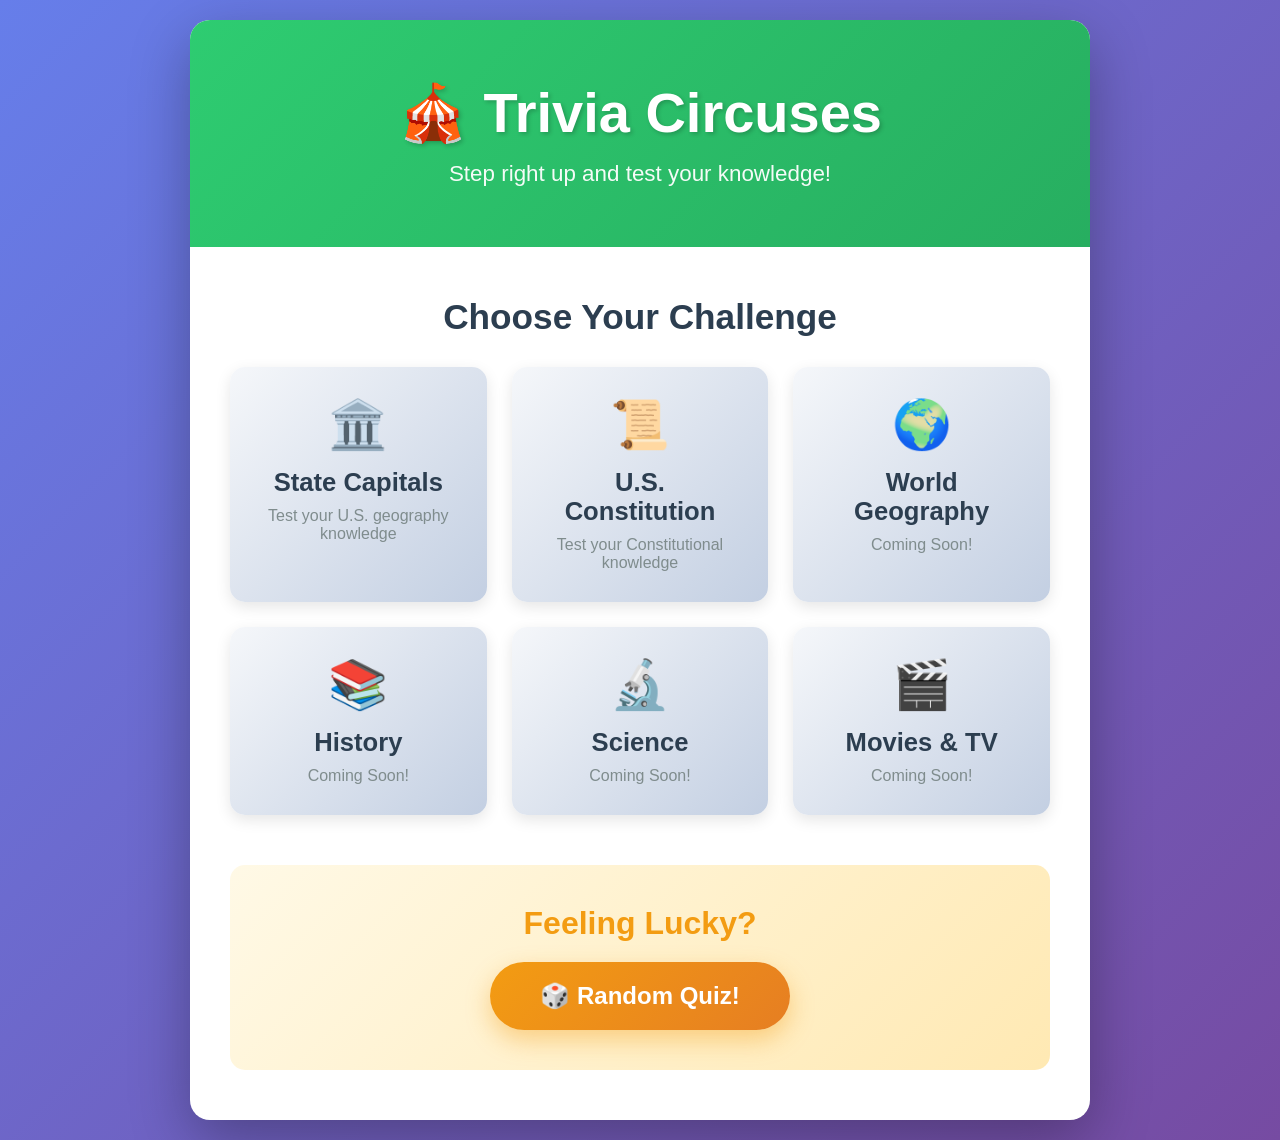
<file: index.html>
<!DOCTYPE html>
<html lang="en">
<head>
    <meta charset="UTF-8">
    <meta name="viewport" content="width=device-width, initial-scale=1.0">
    <title>Trivia Circuses - Test Your Knowledge!</title>
    <style>
        * {
            margin: 0;
            padding: 0;
            box-sizing: border-box;
        }

        body {
            font-family: 'Segoe UI', Tahoma, Geneva, Verdana, sans-serif;
            background: linear-gradient(135deg, #667eea 0%, #764ba2 100%);
            min-height: 100vh;
            display: flex;
            justify-content: center;
            align-items: center;
            padding: 20px;
        }

        .homepage-container {
            background: white;
            border-radius: 20px;
            box-shadow: 0 20px 60px rgba(0, 0, 0, 0.3);
            max-width: 900px;
            width: 100%;
            overflow: hidden;
            animation: fadeIn 1s ease-in;
        }

        @keyframes fadeIn {
            from { opacity: 0; transform: translateY(30px); }
            to { opacity: 1; transform: translateY(0); }
        }

        .hero {
            background: linear-gradient(135deg, #2ecc71 0%, #27ae60 100%);
            color: white;
            padding: 60px 40px;
            text-align: center;
        }

        .hero h1 {
            font-size: 3.5em;
            margin-bottom: 15px;
            text-shadow: 2px 2px 4px rgba(0, 0, 0, 0.2);
        }

        .hero p {
            font-size: 1.4em;
            opacity: 0.95;
        }

        .content {
            padding: 50px 40px;
        }

        .section-title {
            text-align: center;
            color: #2c3e50;
            font-size: 2.2em;
            margin-bottom: 30px;
        }

        .category-grid {
            display: grid;
            grid-template-columns: repeat(auto-fit, minmax(250px, 1fr));
            gap: 25px;
            margin-bottom: 40px;
        }

        .category-card {
            background: linear-gradient(135deg, #f5f7fa 0%, #c3cfe2 100%);
            padding: 30px;
            border-radius: 15px;
            text-align: center;
            cursor: pointer;
            transition: transform 0.3s ease, box-shadow 0.3s ease;
            box-shadow: 0 5px 15px rgba(0, 0, 0, 0.1);
            text-decoration: none;
            color: inherit;
            display: block;
        }

        .category-card:hover {
            transform: translateY(-8px);
            box-shadow: 0 15px 30px rgba(0, 0, 0, 0.2);
        }

        .category-card .icon {
            font-size: 3em;
            margin-bottom: 15px;
        }

        .category-card h3 {
            color: #2c3e50;
            font-size: 1.6em;
            margin-bottom: 10px;
        }

        .category-card p {
            color: #7f8c8d;
            font-size: 1em;
        }

        .lucky-section {
            text-align: center;
            margin-top: 50px;
            padding: 40px;
            background: linear-gradient(135deg, #fff9e6 0%, #ffe9b3 100%);
            border-radius: 15px;
        }

        .lucky-section h2 {
            color: #f39c12;
            font-size: 2em;
            margin-bottom: 20px;
        }

        .lucky-btn {
            background: linear-gradient(135deg, #f39c12 0%, #e67e22 100%);
            color: white;
            border: none;
            padding: 20px 50px;
            font-size: 1.5em;
            font-weight: 600;
            border-radius: 50px;
            cursor: pointer;
            box-shadow: 0 10px 25px rgba(243, 156, 18, 0.4);
            transition: all 0.3s ease;
            text-decoration: none;
            display: inline-block;
        }

        .lucky-btn:hover {
            transform: translateY(-5px);
            box-shadow: 0 15px 35px rgba(243, 156, 18, 0.6);
        }

        @media (max-width: 600px) {
            .hero h1 {
                font-size: 2.5em;
            }
            
            .category-grid {
                grid-template-columns: 1fr;
            }
        }
    </style>
</head>
<body>
    <div class="homepage-container">
        <div class="hero">
            <h1>🎪 Trivia Circuses</h1>
            <p>Step right up and test your knowledge!</p>
        </div>

        <div class="content">
            <h2 class="section-title">Choose Your Challenge</h2>
            
            <div class="category-grid">
    		<a href="game.html?category=state-capitals" class="category-card">
    <div class="icon">🏛️</div>
    <h3>State Capitals</h3>
    <p>Test your U.S. geography knowledge</p>
</a>

<a href="game.html?category=constitution-amendments" class="category-card">
    <div class="icon">📜</div>
    <h3>U.S. Constitution</h3>
    <p>Test your Constitutional knowledge</p>
</a>
	
   	 <a href="#" class="category-card" onclick="alert('Coming Soon!'); return false;">
        <div class="icon">🌍</div>
        <h3>World Geography</h3>
        <p>Coming Soon!</p>
    	</a>

    <a href="#" class="category-card" onclick="alert('Coming Soon!'); return false;">
        <div class="icon">📚</div>
        <h3>History</h3>
        <p>Coming Soon!</p>
    </a>

    <a href="#" class="category-card" onclick="alert('Coming Soon!'); return false;">
        <div class="icon">🔬</div>
        <h3>Science</h3>
        <p>Coming Soon!</p>
    </a>

    <a href="#" class="category-card" onclick="alert('Coming Soon!'); return false;">
        <div class="icon">🎬</div>
        <h3>Movies & TV</h3>
        <p>Coming Soon!</p>
    </a>
</div>

            <div class="lucky-section">
                <h2>Feeling Lucky?</h2>
               <a href="game.html?category=random" class="lucky-btn">🎲 Random Quiz!</a>
            </div>
        </div>
    </div>
</body>
</html>
</file>
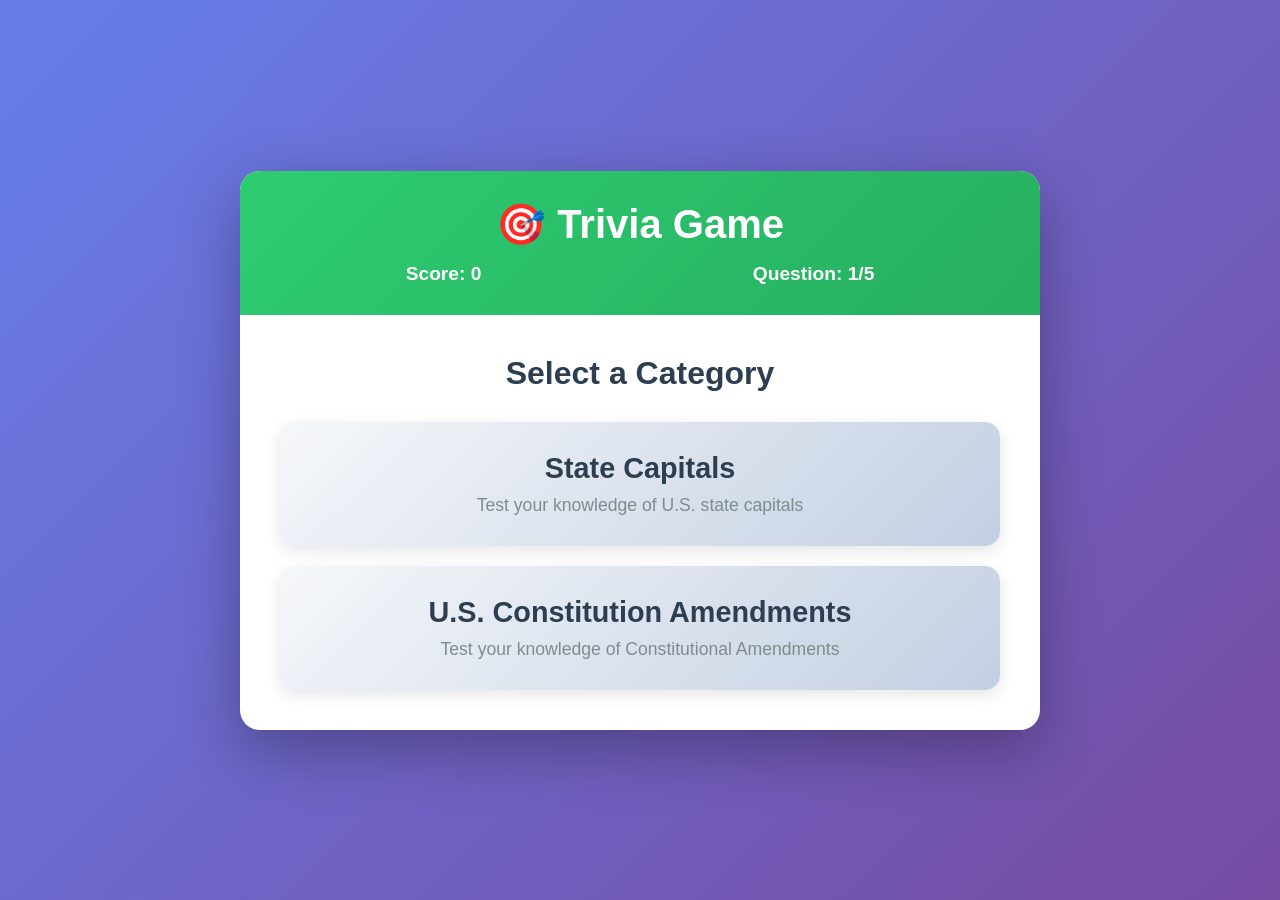
<file: game.html>
<!DOCTYPE html>
<html lang="en">
<head>
    <meta charset="UTF-8">
    <meta name="viewport" content="width=device-width, initial-scale=1.0">
    <title>Trivia Game</title>
    <link rel="stylesheet" href="style.css">
</head>
<body>
    <div class="container">
        <!-- Game Header -->
        <header>
            <h1>🎯 Trivia Game</h1>
            <div class="score-board">
                <span>Score: <span id="score">0</span></span>
                <span>Question: <span id="question-number">1</span>/<span id="total-questions">5</span></span>
            </div>
        </header>

        <!-- Category Selection (shows at start) -->
        <div id="category-screen" class="screen active">
            <h2>Select a Category</h2>
            <div id="category-list"></div>
        </div>

        <!-- Quiz Screen (hidden at start) -->
        <div id="quiz-screen" class="screen">
            <button id="home-btn" class="btn-home">🏠 Return Home</button>
            <div class="question-container">
                <h2 id="question-text"></h2>
                <div id="answer-options"></div>
                <button id="submit-btn" class="btn-primary">Submit Answer</button>
                <button id="next-btn" class="btn-primary" style="display: none;">Next Question</button>
            </div>
        </div>

        <!-- Results Screen (hidden at start) -->
        <div id="results-screen" class="screen">
            <h2>Quiz Complete! 🎉</h2>
            <div class="results-container">
                <p class="final-score">Your Score: <span id="final-score">0</span>/<span id="final-total">5</span></p>
                <p class="percentage">Percentage: <span id="percentage">0</span>%</p>
                <button id="restart-btn" class="btn-primary">Play Again</button>
            </div>
        </div>
    </div>

    <script src="script.js"></script>
</body>
</html>
</file>
<file: style.css>
* {
    margin: 0;
    padding: 0;
    box-sizing: border-box;
}

body {
    font-family: 'Segoe UI', Tahoma, Geneva, Verdana, sans-serif;
    background: linear-gradient(135deg, #667eea 0%, #764ba2 100%);
    min-height: 100vh;
    display: flex;
    justify-content: center;
    align-items: center;
    padding: 20px;
}

.container {
    background: white;
    border-radius: 20px;
    box-shadow: 0 20px 60px rgba(0, 0, 0, 0.3);
    max-width: 800px;
    width: 100%;
    overflow: hidden;
}

header {
    background: linear-gradient(135deg, #2ecc71 0%, #27ae60 100%);
    color: white;
    padding: 30px;
    text-align: center;
}

header h1 {
    font-size: 2.5em;
    margin-bottom: 15px;
}

.score-board {
    display: flex;
    justify-content: space-around;
    font-size: 1.2em;
    font-weight: 600;
}

.screen {
    display: none;
    padding: 40px;
}

.screen.active {
    display: block;
}

/* Category Selection */
#category-screen h2 {
    text-align: center;
    color: #2c3e50;
    margin-bottom: 30px;
    font-size: 2em;
}

#category-list {
    display: grid;
    gap: 20px;
}

.category-card {
    background: linear-gradient(135deg, #f5f7fa 0%, #c3cfe2 100%);
    padding: 30px;
    border-radius: 15px;
    cursor: pointer;
    transition: transform 0.3s ease, box-shadow 0.3s ease;
    box-shadow: 0 5px 15px rgba(0, 0, 0, 0.1);
    text-align: center;
}

.category-card:hover {
    transform: translateY(-5px);
    box-shadow: 0 15px 30px rgba(0, 0, 0, 0.2);
}

.category-card h3 {
    color: #2c3e50;
    font-size: 1.8em;
    margin-bottom: 10px;
}

.category-card p {
    color: #7f8c8d;
    font-size: 1.1em;
}

/* Quiz Screen */
.question-container {
    max-width: 600px;
    margin: 0 auto;
}

#question-text {
    color: #2c3e50;
    font-size: 1.8em;
    margin-bottom: 30px;
    text-align: center;
    line-height: 1.4;
}

#answer-options {
    display: grid;
    gap: 15px;
    margin-bottom: 30px;
}

.answer-option {
    background: #f5f7fa;
    padding: 20px;
    border-radius: 10px;
    cursor: pointer;
    transition: all 0.3s ease;
    border: 3px solid transparent;
    font-size: 1.1em;
}

.answer-option:hover {
    background: #e8eaf0;
    transform: translateX(5px);
}

.answer-option.selected {
    background: #667eea;
    color: white;
    border-color: #764ba2;
}

.answer-option.correct {
    background: #2ecc71;
    color: white;
    border-color: #27ae60;
}

.answer-option.incorrect {
    background: #e74c3c;
    color: white;
    border-color: #c0392b;
}

.answer-option.disabled {
    cursor: not-allowed;
    opacity: 0.6;
}

/* Short Answer Input */
#short-answer-input {
    width: 100%;
    padding: 15px;
    font-size: 1.2em;
    border: 3px solid #ddd;
    border-radius: 10px;
    margin-bottom: 20px;
    font-family: inherit;
}

#short-answer-input:focus {
    outline: none;
    border-color: #667eea;
}

/* Buttons */
.btn-primary {
    background: linear-gradient(135deg, #667eea 0%, #764ba2 100%);
    color: white;
    border: none;
    padding: 15px 40px;
    font-size: 1.2em;
    border-radius: 50px;
    cursor: pointer;
    display: block;
    margin: 0 auto;
    transition: all 0.3s ease;
    box-shadow: 0 5px 15px rgba(102, 126, 234, 0.4);
}

.btn-primary:hover {
    transform: translateY(-3px);
    box-shadow: 0 10px 25px rgba(102, 126, 234, 0.6);
}

.btn-primary:disabled {
    opacity: 0.5;
    cursor: not-allowed;
    transform: none;
}

/* Results Screen */
#results-screen h2 {
    text-align: center;
    color: #2c3e50;
    font-size: 2.5em;
    margin-bottom: 30px;
}

.results-container {
    text-align: center;
    max-width: 400px;
    margin: 0 auto;
}

.final-score {
    font-size: 3em;
    color: #2ecc71;
    font-weight: 700;
    margin-bottom: 20px;
}

.percentage {
    font-size: 2em;
    color: #667eea;
    margin-bottom: 40px;
}

/* Home Button */
.btn-home {
    background: #e74c3c;
    color: white;
    border: none;
    padding: 10px 20px;
    font-size: 1em;
    border-radius: 25px;
    cursor: pointer;
    margin-bottom: 20px;
    transition: all 0.3s ease;
    box-shadow: 0 3px 10px rgba(231, 76, 60, 0.3);
}

.btn-home:hover {
    background: #c0392b;
    transform: translateY(-2px);
    box-shadow: 0 5px 15px rgba(231, 76, 60, 0.5);
}

/* Mobile Responsive */
@media (max-width: 600px) {
    header h1 {
        font-size: 2em;
    }
    
    #question-text {
        font-size: 1.4em;
    }
    
    .score-board {
        flex-direction: column;
        gap: 10px;
    }
    
    .final-score {
        font-size: 2em;
    }
}
</file>
